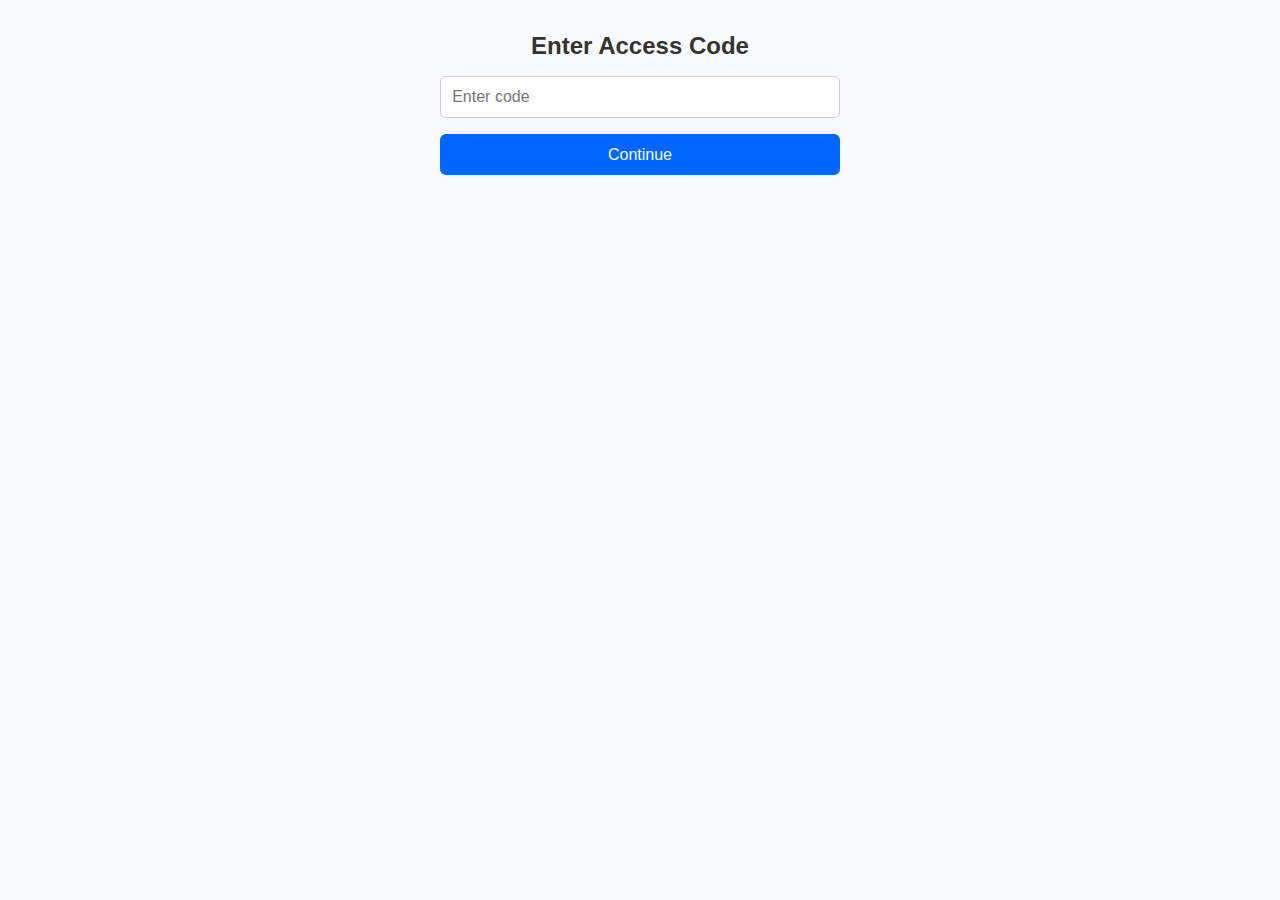
<file: index.html>
<!DOCTYPE html>
<html lang="en">
<head>
    <meta charset="UTF-8" />
    <title>Verify Access</title>
    <link rel="stylesheet" href="style/main.css" />
</head>
<body>
    <h2>Enter Access Code</h2>

    <form id="access-form">
        <input type="text" id="access-code" placeholder="Enter code" required />
        <button type="submit">Continue</button>
    </form>

    <p id="error" style="color: red;"></p>

    <script src="script/config.js"></script>
    <script src="script/verify.js"></script>
</body>
</html>
</file>
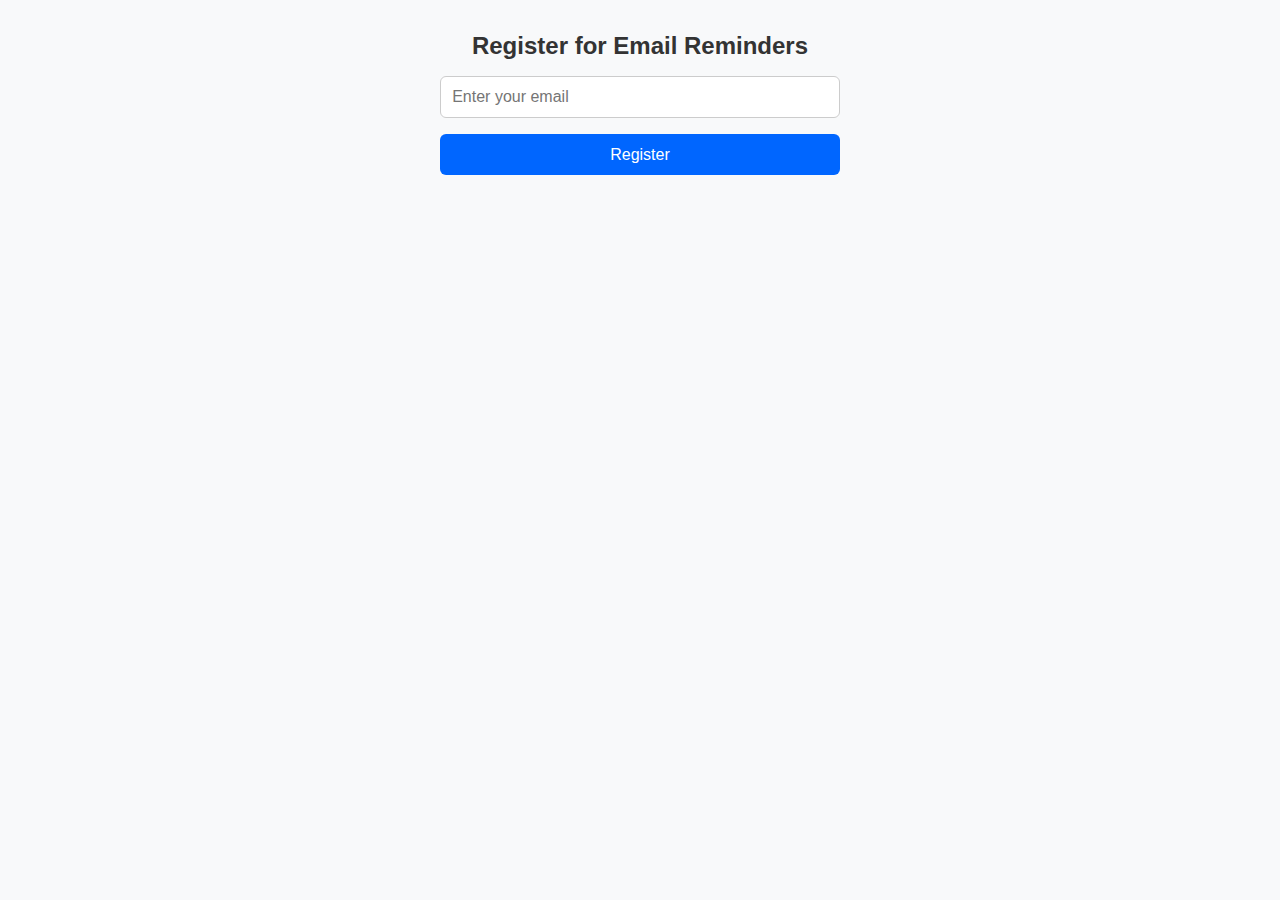
<file: email.html>
<!DOCTYPE html>
<html lang="en">
<head>
    <meta charset="UTF-8" />
    <title>Register for Reminders</title>
    <link rel="stylesheet" href="style/main.css" />
</head>
<body>
    <h2>Register for Email Reminders</h2>

    <form id="email-form">
        <input type="email" id="user-email" placeholder="Enter your email" required />
        <button type="submit">Register</button>
    </form>

    <p id="email-status"></p>

    <script src="script/config.js"></script>
    <script src="script/register.js"></script>
</body>
</html>
</file>
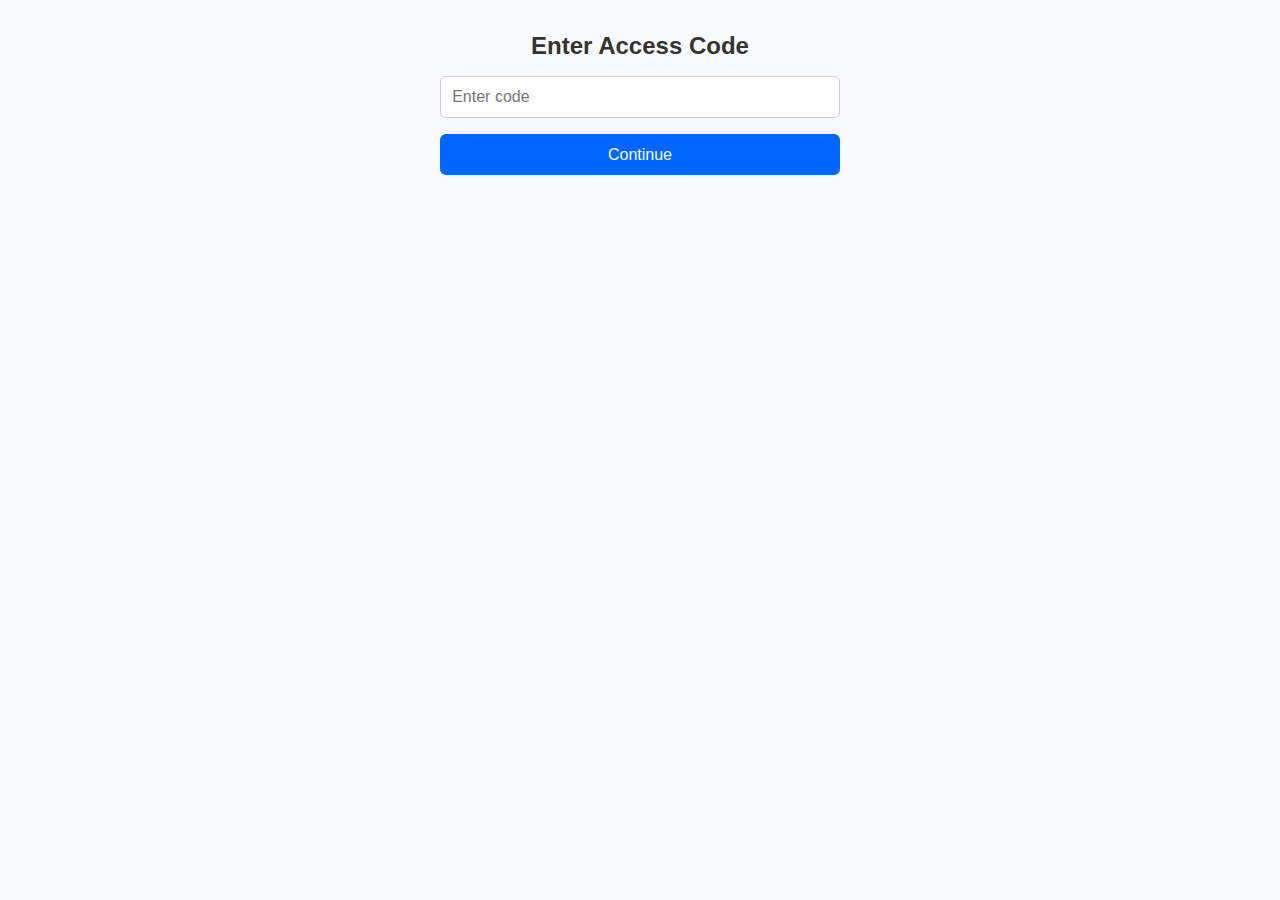
<file: upload.html>
<!DOCTYPE html>
<html lang="en">
<head>
    <meta charset="UTF-8" />
    <title>Upload Schedule</title>
    <link rel="stylesheet" href="style/main.css" />
</head>
<body>
    <h2>Upload Your Timetable</h2>

    <form id="upload-form">
        <input type="file" id="image-file" accept="image/*" required />
        <button type="submit">Process Image</button>
    </form>

    <p id="upload-status"></p>
    
    <div id="ocr-result" style="display: none;"></div>
    
    <button id="continue-btn" style="display: none;">Continue to Registration</button>

    <script src="script/config.js"></script>
    <script src="script/upload.js"></script>
</body>
</html>
</file>
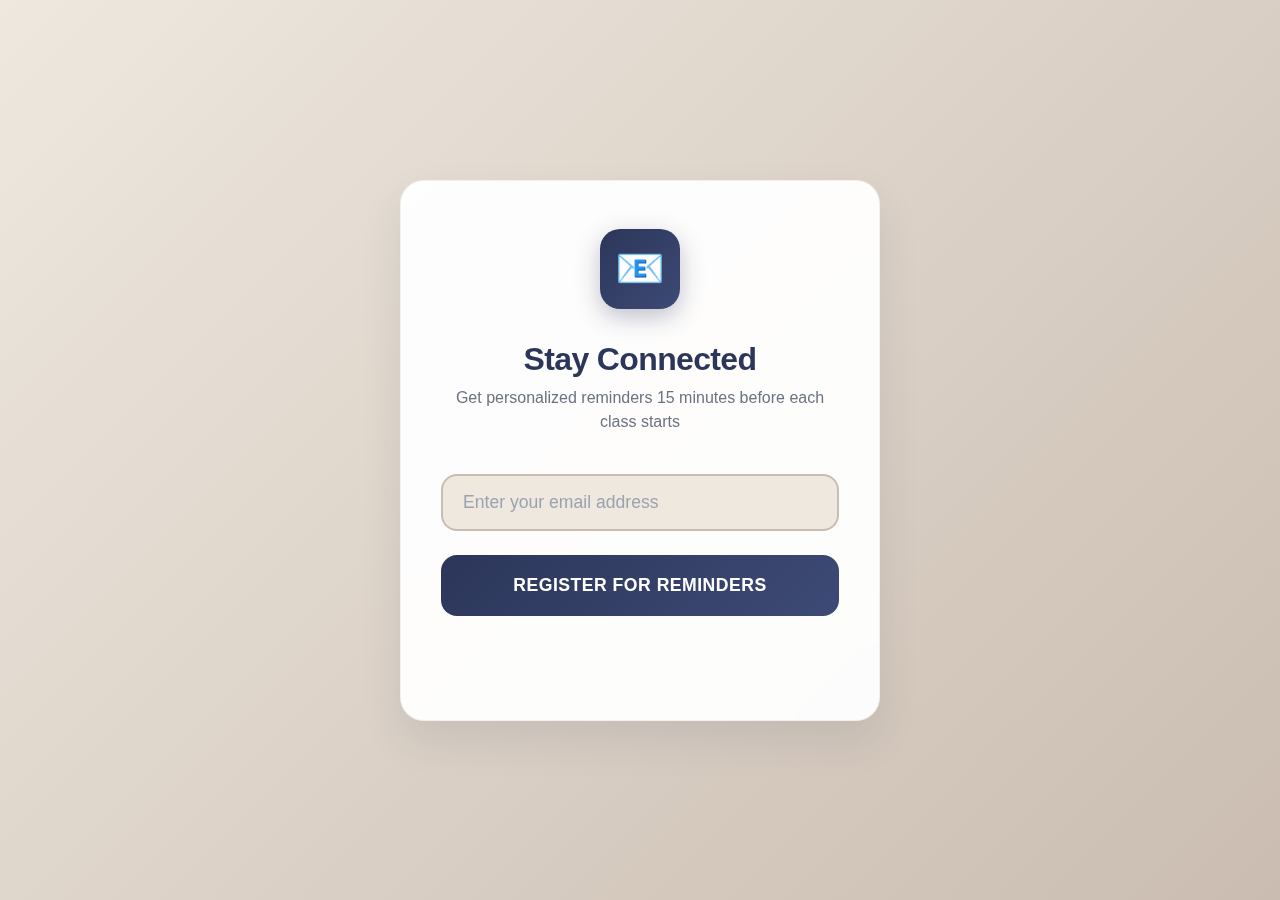
<file: frontend/email.html>
<!DOCTYPE html>
<html lang="en">
<head>
    <meta charset="UTF-8" />
    <meta name="viewport" content="width=device-width, initial-scale=1.0" />
    <title>Register for Reminders</title>
    <link rel="stylesheet" href="style/main.css" />
    <style>
        body {
            background: linear-gradient(135deg, #EEE8DF 0%, #CABCB0 100%);
            min-height: 100vh;
            display: flex;
            align-items: center;
            justify-content: center;
            font-family: 'Inter', 'Segoe UI', Tahoma, Geneva, Verdana, sans-serif;
            margin: 0;
            padding: 20px;
        }

        .container {
            background: rgba(255, 255, 255, 0.95);
            backdrop-filter: blur(10px);
            border-radius: 24px;
            padding: 3rem 2.5rem;
            box-shadow: 0 20px 40px rgba(44, 54, 90, 0.1);
            max-width: 480px;
            width: 100%;
            text-align: center;
            border: 1px solid rgba(202, 188, 176, 0.2);
        }

        .icon-wrapper {
            background: linear-gradient(135deg, #2C365A, #3d4a75);
            width: 80px;
            height: 80px;
            border-radius: 20px;
            display: flex;
            align-items: center;
            justify-content: center;
            margin: 0 auto 2rem;
            box-shadow: 0 8px 24px rgba(44, 54, 90, 0.3);
        }

        .icon-wrapper::before {
            content: "📧";
            font-size: 2.5rem;
        }

        h2 {
            color: #2C365A;
            font-size: 2rem;
            font-weight: 700;
            margin-bottom: 0.5rem;
            letter-spacing: -0.02em;
        }

        .subtitle {
            color: #6B7280;
            font-size: 1rem;
            margin-bottom: 2.5rem;
            line-height: 1.5;
        }

        #email-form {
            display: flex;
            flex-direction: column;
            gap: 1.5rem;
        }

        .input-group {
            position: relative;
        }

        #user-email {
            width: 100%;
            padding: 1rem 1.25rem;
            font-size: 1.1rem;
            border: 2px solid #CABCB0;
            border-radius: 16px;
            background: #EEE8DF;
            color: #2C365A;
            transition: all 0.3s ease;
            outline: none;
            font-family: inherit;
        }

        #user-email:focus {
            border-color: #2C365A;
            background: #fff;
            box-shadow: 0 0 0 4px rgba(44, 54, 90, 0.1);
            transform: translateY(-2px);
        }

        #user-email::placeholder {
            color: #9CA3AF;
        }

        button {
            background: linear-gradient(135deg, #2C365A 0%, #3d4a75 100%);
            color: white;
            border: none;
            padding: 1.25rem 2rem;
            font-size: 1.1rem;
            font-weight: 600;
            border-radius: 16px;
            cursor: pointer;
            transition: all 0.3s ease;
            text-transform: uppercase;
            letter-spacing: 0.5px;
            position: relative;
            overflow: hidden;
        }

        button:hover {
            transform: translateY(-3px);
            box-shadow: 0 12px 24px rgba(44, 54, 90, 0.4);
        }

        button:active {
            transform: translateY(-1px);
        }

        button::before {
            content: '';
            position: absolute;
            top: 0;
            left: -100%;
            width: 100%;
            height: 100%;
            background: linear-gradient(90deg, transparent, rgba(255,255,255,0.2), transparent);
            transition: left 0.5s;
        }

        button:hover::before {
            left: 100%;
        }

        #email-status {
            margin-top: 1.5rem;
            font-size: 0.95rem;
            padding: 1rem;
            border-radius: 12px;
            transition: all 0.3s ease;
        }

        .success {
            background: rgba(34, 197, 94, 0.1);
            color: #059669;
            border: 1px solid rgba(34, 197, 94, 0.2);
        }

        .error {
            background: rgba(239, 68, 68, 0.1);
            color: #DC2626;
            border: 1px solid rgba(239, 68, 68, 0.2);
        }

        .loading {
            background: rgba(202, 188, 176, 0.2);
            color: #2C365A;
            border: 1px solid rgba(202, 188, 176, 0.3);
        }

        @keyframes fadeInUp {
            from {
                opacity: 0;
                transform: translateY(30px);
            }
            to {
                opacity: 1;
                transform: translateY(0);
            }
        }

        .container {
            animation: fadeInUp 0.6s ease-out;
        }

        @media (max-width: 480px) {
            .container {
                padding: 2rem 1.5rem;
                margin: 1rem;
            }
            
            h2 {
                font-size: 1.75rem;
            }
            
            .icon-wrapper {
                width: 70px;
                height: 70px;
            }
            
            .icon-wrapper::before {
                font-size: 2rem;
            }
        }
    </style>
</head>
<body>
    <div class="container">
        <div class="icon-wrapper"></div>
        <h2>Stay Connected</h2>
        <p class="subtitle">Get personalized reminders 15 minutes before each class starts</p>

        <form id="email-form">
            <div class="input-group">
                <input type="email" id="user-email" placeholder="Enter your email address" required />
            </div>
            <button type="submit">Register for Reminders</button>
        </form>

        <p id="email-status"></p>
    </div>

    <script src="script/config.js"></script>
    <script src="script/register.js"></script>
</body>
</html>
</file>
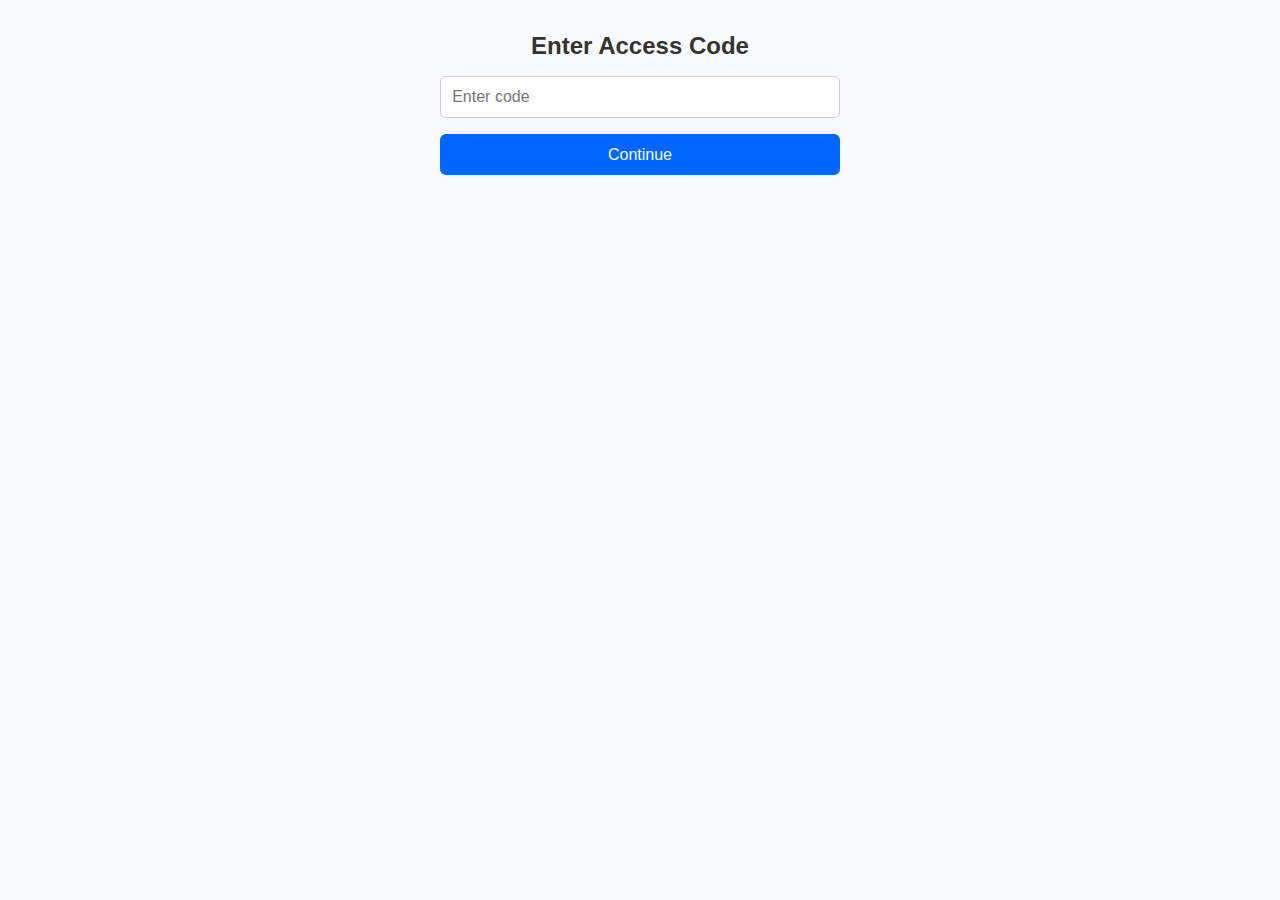
<file: frontend/upload.html>
<!DOCTYPE html>
<html lang="en">
<head>
    <meta charset="UTF-8" />
    <meta name="viewport" content="width=device-width, initial-scale=1.0" />
    <title>Upload Schedule</title>
    <link rel="stylesheet" href="style/main.css" />
    <style>
        body {
            background: linear-gradient(135deg, #EEE8DF 0%, #CABCB0 100%);
            min-height: 100vh;
            display: flex;
            align-items: center;
            justify-content: center;
            font-family: 'Inter', 'Segoe UI', Tahoma, Geneva, Verdana, sans-serif;
            margin: 0;
            padding: 20px;
        }

        .container {
            background: rgba(255, 255, 255, 0.95);
            backdrop-filter: blur(10px);
            border-radius: 24px;
            padding: 3rem 2.5rem;
            box-shadow: 0 20px 40px rgba(44, 54, 90, 0.1);
            max-width: 520px;
            width: 100%;
            text-align: center;
            border: 1px solid rgba(202, 188, 176, 0.2);
            animation: fadeInUp 0.6s ease-out;
        }

        .icon-wrapper {
            background: linear-gradient(135deg, #2C365A, #3d4a75);
            width: 80px;
            height: 80px;
            border-radius: 20px;
            display: flex;
            align-items: center;
            justify-content: center;
            margin: 0 auto 2rem;
            box-shadow: 0 8px 24px rgba(44, 54, 90, 0.3);
        }

        .icon-wrapper::before {
            content: "📅";
            font-size: 2.5rem;
        }

        h2 {
            color: #2C365A;
            font-size: 2rem;
            font-weight: 700;
            margin-bottom: 0.5rem;
            letter-spacing: -0.02em;
        }

        .subtitle {
            color: #6B7280;
            font-size: 1rem;
            margin-bottom: 2.5rem;
            line-height: 1.5;
        }

        #upload-form {
            display: flex;
            flex-direction: column;
            gap: 1.5rem;
        }

        .file-input-wrapper {
            position: relative;
            overflow: hidden;
            border: 2px dashed #CABCB0;
            border-radius: 16px;
            background: #EEE8DF;
            padding: 2rem;
            transition: all 0.3s ease;
            cursor: pointer;
        }

        .file-input-wrapper:hover {
            border-color: #2C365A;
            background: rgba(238, 232, 223, 0.7);
            transform: translateY(-2px);
        }

        .file-input-wrapper.dragover {
            border-color: #2C365A;
            background: rgba(44, 54, 90, 0.05);
            box-shadow: 0 0 0 4px rgba(44, 54, 90, 0.1);
        }

        #image-file {
            position: absolute;
            left: -9999px;
            opacity: 0;
        }

        .file-input-content {
            display: flex;
            flex-direction: column;
            align-items: center;
            gap: 1rem;
        }

        .upload-icon {
            font-size: 3rem;
            color: #CABCB0;
            transition: all 0.3s ease;
        }

        .file-input-wrapper:hover .upload-icon {
            color: #2C365A;
            transform: scale(1.1);
        }

        .file-input-text {
            color: #2C365A;
            font-weight: 600;
            font-size: 1.1rem;
        }

        .file-input-subtext {
            color: #6B7280;
            font-size: 0.9rem;
        }

        .file-selected {
            background: rgba(34, 197, 94, 0.1);
            border-color: #22C55E;
            color: #059669;
        }

        .file-selected .upload-icon {
            color: #22C55E;
        }

        button {
            background: linear-gradient(135deg, #2C365A 0%, #3d4a75 100%);
            color: white;
            border: none;
            padding: 1.25rem 2rem;
            font-size: 1.1rem;
            font-weight: 600;
            border-radius: 16px;
            cursor: pointer;
            transition: all 0.3s ease;
            text-transform: uppercase;
            letter-spacing: 0.5px;
            position: relative;
            overflow: hidden;
        }

        button:hover {
            transform: translateY(-3px);
            box-shadow: 0 12px 24px rgba(44, 54, 90, 0.4);
        }

        button:active {
            transform: translateY(-1px);
        }

        button:disabled {
            opacity: 0.6;
            cursor: not-allowed;
            transform: none;
            box-shadow: none;
        }

        button::before {
            content: '';
            position: absolute;
            top: 0;
            left: -100%;
            width: 100%;
            height: 100%;
            background: linear-gradient(90deg, transparent, rgba(255,255,255,0.2), transparent);
            transition: left 0.5s;
        }

        button:hover:not(:disabled)::before {
            left: 100%;
        }

        #upload-status {
            margin-top: 1.5rem;
            font-size: 0.95rem;
            padding: 1rem;
            border-radius: 12px;
            transition: all 0.3s ease;
            display: none;
        }

        #upload-status.show {
            display: block;
            animation: fadeInUp 0.3s ease-out;
        }

        .status-success {
            background: rgba(34, 197, 94, 0.1);
            color: #059669;
            border: 1px solid rgba(34, 197, 94, 0.2);
        }

        .status-error {
            background: rgba(239, 68, 68, 0.1);
            color: #DC2626;
            border: 1px solid rgba(239, 68, 68, 0.2);
        }

        .status-loading {
            background: rgba(202, 188, 176, 0.2);
            color: #2C365A;
            border: 1px solid rgba(202, 188, 176, 0.3);
        }

        #ocr-result {
            margin-top: 2rem;
            padding: 1.5rem;
            background: rgba(238, 232, 223, 0.5);
            border-radius: 16px;
            border: 1px solid rgba(202, 188, 176, 0.3);
            text-align: left;
            max-height: 300px;
            overflow-y: auto;
            font-family: 'Monaco', 'Menlo', monospace;
            font-size: 0.9rem;
            color: #2C365A;
            line-height: 1.6;
        }

        #continue-btn {
            margin-top: 1.5rem;
            background: linear-gradient(135deg, #22C55E 0%, #16A34A 100%);
        }

        #continue-btn:hover {
            box-shadow: 0 12px 24px rgba(34, 197, 94, 0.4);
        }

        .loading-spinner {
            display: inline-block;
            width: 20px;
            height: 20px;
            border: 2px solid #CABCB0;
            border-radius: 50%;
            border-top-color: #2C365A;
            animation: spin 1s ease-in-out infinite;
            margin-right: 0.5rem;
        }

        @keyframes fadeInUp {
            from {
                opacity: 0;
                transform: translateY(30px);
            }
            to {
                opacity: 1;
                transform: translateY(0);
            }
        }

        @keyframes spin {
            to {
                transform: rotate(360deg);
            }
        }

        @keyframes pulse {
            0%, 100% {
                transform: scale(1);
            }
            50% {
                transform: scale(1.05);
            }
        }

        .icon-wrapper {
            animation: pulse 2s infinite;
        }

        @media (max-width: 480px) {
            .container {
                padding: 2rem 1.5rem;
                margin: 1rem;
            }
            
            h2 {
                font-size: 1.75rem;
            }
            
            .icon-wrapper {
                width: 70px;
                height: 70px;
            }
            
            .icon-wrapper::before {
                font-size: 2rem;
            }

            .file-input-wrapper {
                padding: 1.5rem;
            }

            .upload-icon {
                font-size: 2.5rem;
            }
        }
    </style>
</head>
<body>
    <div class="container">
        <div class="icon-wrapper"></div>
        <h2>Upload Your Timetable</h2>
        <p class="subtitle">Upload an image of your schedule to get started with automated reminders</p>

        <form id="upload-form">
            <div class="file-input-wrapper" id="file-wrapper">
                <input type="file" id="image-file" accept="image/*" required />
                <div class="file-input-content">
                    <div class="upload-icon">📸</div>
                    <div class="file-input-text">Click to upload or drag & drop</div>
                    <div class="file-input-subtext">PNG, JPG, GIF up to 10MB</div>
                </div>
            </div>
            <button type="submit" id="process-btn">Process Image</button>
        </form>

        <div id="upload-status"></div>
        
        <div id="ocr-result"></div>
        
        <button id="continue-btn" style="display: none;">Continue to Registration</button>
    </div>

    <script src="script/config.js"></script>
    <script src="script/upload.js"></script>
    <script>
        // Enhanced file upload UI
        const fileInput = document.getElementById('image-file');
        const fileWrapper = document.getElementById('file-wrapper');
        const uploadStatus = document.getElementById('upload-status');
        const processBtn = document.getElementById('process-btn');

        // File input click handler
        fileWrapper.addEventListener('click', () => {
            fileInput.click();
        });

        // File selection handler
        fileInput.addEventListener('change', (e) => {
            const file = e.target.files[0];
            if (file) {
                fileWrapper.classList.add('file-selected');
                fileWrapper.querySelector('.file-input-text').textContent = `Selected: ${file.name}`;
                fileWrapper.querySelector('.upload-icon').textContent = '✅';
            }
        });

        // Drag and drop handlers
        fileWrapper.addEventListener('dragover', (e) => {
            e.preventDefault();
            fileWrapper.classList.add('dragover');
        });

        fileWrapper.addEventListener('dragleave', () => {
            fileWrapper.classList.remove('dragover');
        });

        fileWrapper.addEventListener('drop', (e) => {
            e.preventDefault();
            fileWrapper.classList.remove('dragover');
            
            const files = e.dataTransfer.files;
            if (files.length > 0) {
                fileInput.files = files;
                const event = new Event('change', { bubbles: true });
                fileInput.dispatchEvent(event);
            }
        });

        // Enhanced status display
        window.showUploadStatus = function(message, type = 'loading') {
            uploadStatus.textContent = message;
            uploadStatus.className = `show status-${type}`;
            
            if (type === 'loading') {
                uploadStatus.innerHTML = `<span class="loading-spinner"></span>${message}`;
                processBtn.disabled = true;
            } else {
                processBtn.disabled = false;
            }
        };

        // Hide status
        window.hideUploadStatus = function() {
            uploadStatus.classList.remove('show');
        };
    </script>
</body>
</html>
</file>
<file: style/main.css>
/* Reset some defaults */
* {
  box-sizing: border-box;
  margin: 0;
  padding: 0;
  font-family: 'Segoe UI', Tahoma, Geneva, Verdana, sans-serif;
}

body {
  background-color: #f8f9fa;
  padding: 2rem;
  display: flex;
  flex-direction: column;
  align-items: center;
  min-height: 100vh;
}

/* Headings */
h2 {
  margin-bottom: 1rem;
  color: #333;
}

/* Forms */
form {
  display: flex;
  flex-direction: column;
  gap: 1rem;
  width: 100%;
  max-width: 400px;
}

input[type="text"],
input[type="email"],
input[type="file"] {
  padding: 0.7rem;
  font-size: 1rem;
  border: 1px solid #ccc;
  border-radius: 6px;
}

button {
  padding: 0.7rem;
  font-size: 1rem;
  background-color: #0066ff;
  color: white;
  border: none;
  border-radius: 6px;
  cursor: pointer;
  transition: background-color 0.3s;
}

button:hover {
  background-color: #004bd1;
}

/* Status messages */
#error,
#upload-status,
#email-status {
  margin-top: 1rem;
  font-size: 0.95rem;
  text-align: center;
}

/* OCR Result Box */
#ocr-result {
  margin-top: 1rem;
  background-color: #fff;
  padding: 1rem;
  border-radius: 6px;
  border: 1px solid #ddd;
  max-width: 600px;
  white-space: pre-wrap;
  overflow-x: auto;
  font-family: monospace;
}

/* Continue button styling */
#continue-btn {
  margin-top: 1rem;
}
</file>
<file: frontend/style/main.css>
/* Reset some defaults */
* {
  box-sizing: border-box;
  margin: 0;
  padding: 0;
  font-family: 'Segoe UI', Tahoma, Geneva, Verdana, sans-serif;
}

body {
  background-color: #f8f9fa;
  padding: 2rem;
  display: flex;
  flex-direction: column;
  align-items: center;
  min-height: 100vh;
}

/* Headings */
h2 {
  margin-bottom: 1rem;
  color: #333;
}

/* Forms */
form {
  display: flex;
  flex-direction: column;
  gap: 1rem;
  width: 100%;
  max-width: 400px;
}

input[type="text"],
input[type="email"],
input[type="file"] {
  padding: 0.7rem;
  font-size: 1rem;
  border: 1px solid #ccc;
  border-radius: 6px;
}

button {
  padding: 0.7rem;
  font-size: 1rem;
  background-color: #0066ff;
  color: white;
  border: none;
  border-radius: 6px;
  cursor: pointer;
  transition: background-color 0.3s;
}

button:hover {
  background-color: #004bd1;
}

/* Status messages */
#error,
#upload-status,
#email-status {
  margin-top: 1rem;
  font-size: 0.95rem;
  text-align: center;
}

/* OCR Result Box */
#ocr-result {
  margin-top: 1rem;
  background-color: #fff;
  padding: 1rem;
  border-radius: 6px;
  border: 1px solid #ddd;
  max-width: 600px;
  white-space: pre-wrap;
  overflow-x: auto;
  font-family: monospace;
}

/* Continue button styling */
#continue-btn {
  margin-top: 1rem;
}
</file>
